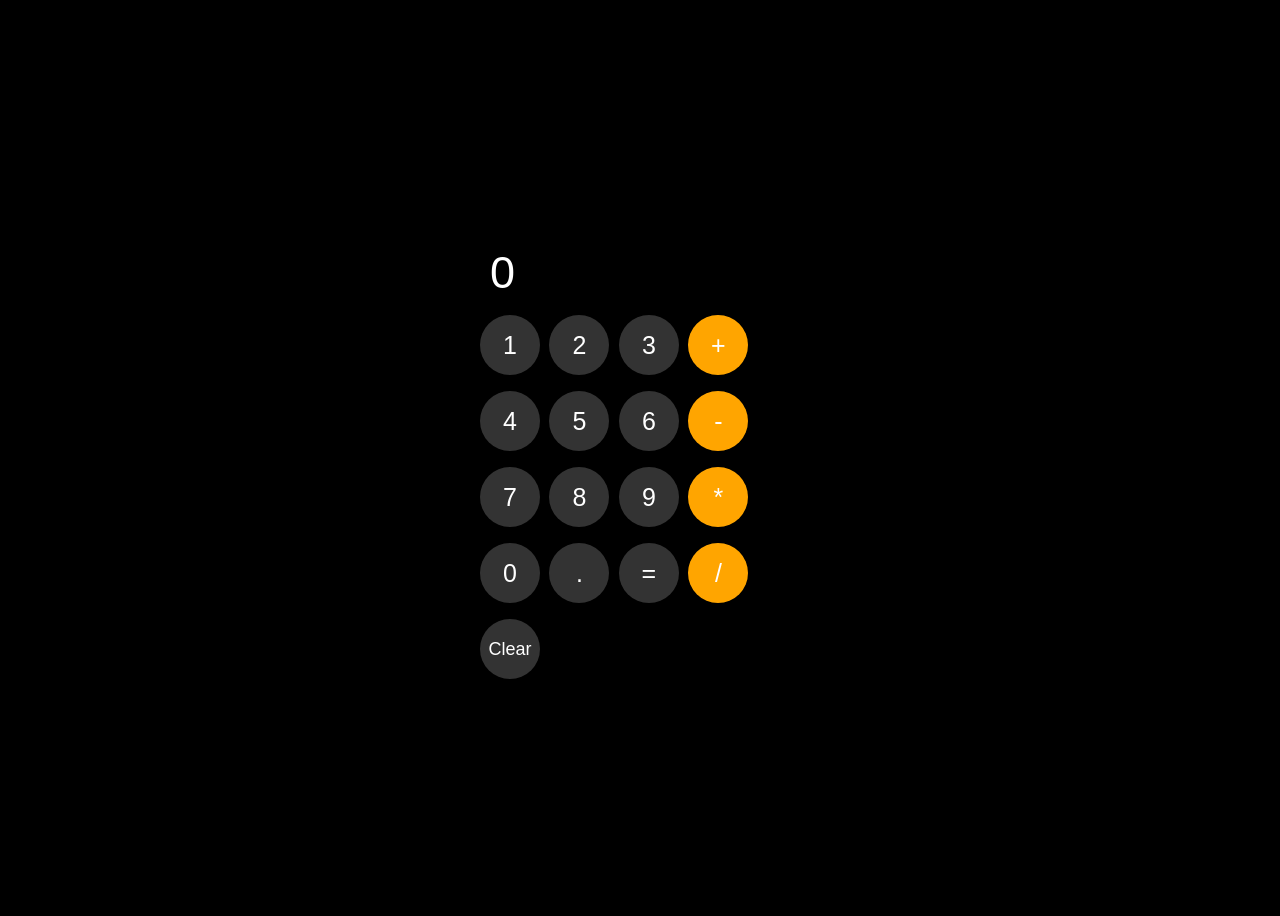
<file: index.html>
<!DOCTYPE html>
<html>
  <head>
    <title>Calculator</title>
    <meta name="viewport" content="width=device-width, initial-scale=1.0">
  </head>
  <body>
    <link rel="stylesheet"
     href="calculator.css">
    <div class="calculator">
      <p class="js-display display-calculation"></p>
      <p>
      <div class="buttons">
          <button class="grey-button"
            onclick="updateCalculation(1);
          ">1</button>
          <button class="grey-button"
          onclick="updateCalculation('2');"
          >2</button>
          <button class="grey-button"
          onclick="updateCalculation('3');"
          >3</button>
          <button class="yellow-button"
          onclick="updateCalculation('+');"
          >+</button>

        </p>
      
        <p>
          <button class="grey-button"
          onclick="updateCalculation('4');"
          >4</button>
          <button class="grey-button"
          onclick="updateCalculation('5');"
          >5</button>
          <button class="grey-button"
          onclick="updateCalculation('6');"
          >6</button>
          <button class="yellow-button"
          onclick="updateCalculation('-');"
          >-</button>

        </p>

        <p>
          <button class="grey-button"
          onclick="updateCalculation('7');"
          >7</button>
          <button class="grey-button"
          onclick="updateCalculation('8');"
          >8</button>
          <button class="grey-button"
          onclick="updateCalculation('9');"
          >9</button>
          <button class="yellow-button"
          onclick="updateCalculation('*');"
          >*</button>
          
        </p>

        <p>
          <button class="grey-button"
          onclick="updateCalculation('0');"
          >0</button>
          <button class="grey-button"
          onclick="updateCalculation('.');"
          >.</button>
          <button class="grey-button"
          onclick="calculation = eval(calculation);
          displayCalculation();
          localStorage.setItem('calculation',(calculation));"
          >=</button>
          <button class="yellow-button"
          onclick="updateCalculation('/');"
          >/</button>

        </p>
      </div>
      <button class="grey-button clear-button"
      onclick="calculation = '';
      displayCalculation();
      localStorage.setItem('calculation',(calculation));"
      >Clear</button>
    </div>
    <script src="calculator.js">
    </script>
  </body>
</html>
</file>
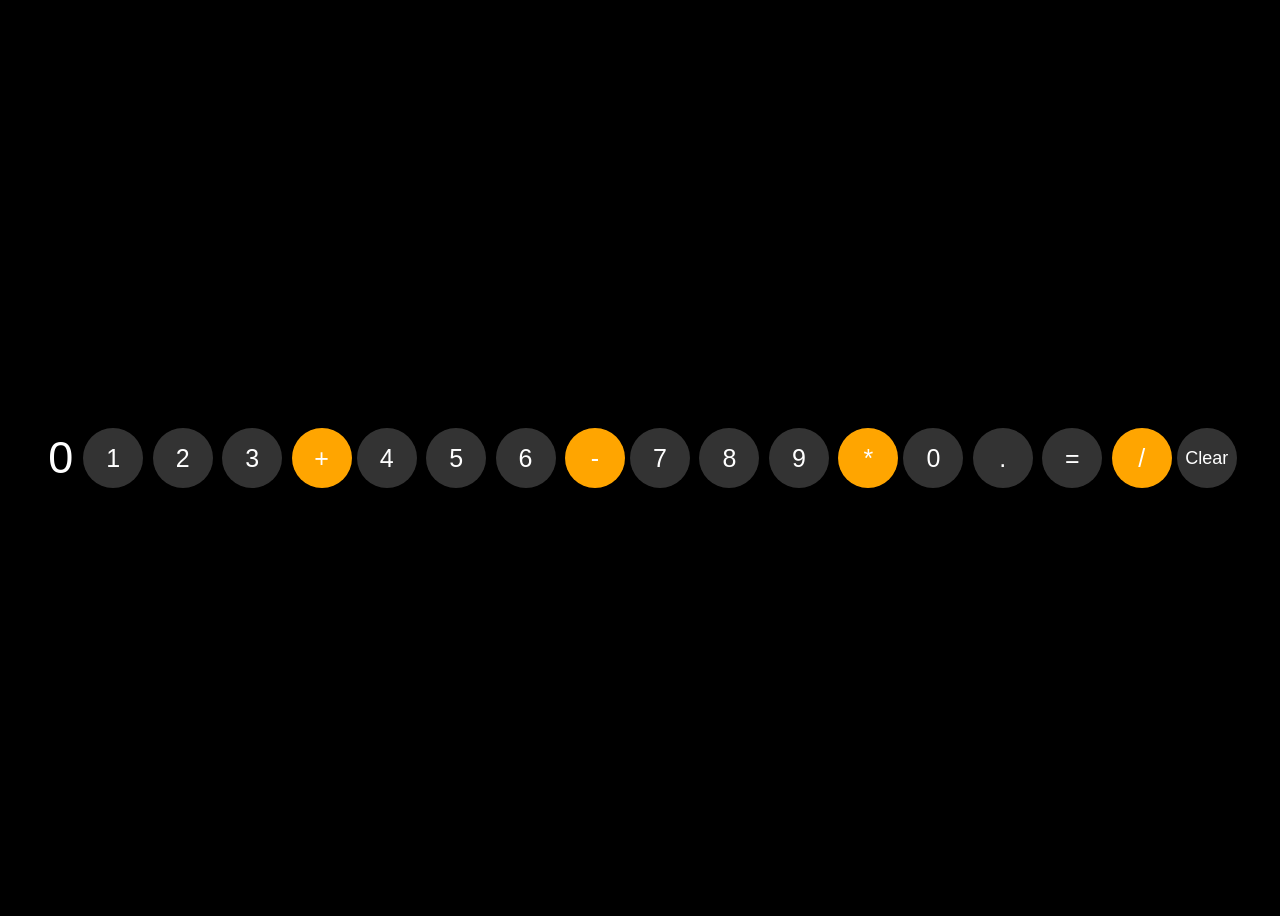
<file: Calculator.html>
<!DOCTYPE html>
<html>
  <head>
    <title>Calculator</title>
  </head>
  <body>
    <link rel="stylesheet"
     href="calculator.css">
    <p class="js-display display-calculation"></p>
    <p>
      <button class="grey-button"
        onclick="updateCalculation(1);
      ">1</button>
      <button class="grey-button"
       onclick="updateCalculation('2');"
      >2</button>
      <button class="grey-button"
       onclick="updateCalculation('3');"
      >3</button>
      <button class="yellow-button"
       onclick="updateCalculation('+');"
      >+</button>

    </p>
  
    <p>
      <button class="grey-button"
       onclick="updateCalculation('4');"
      >4</button>
      <button class="grey-button"
       onclick="updateCalculation('5');"
      >5</button>
      <button class="grey-button"
       onclick="updateCalculation('6');"
      >6</button>
      <button class="yellow-button"
       onclick="updateCalculation('-');"
      >-</button>

    </p>

    <p>
      <button class="grey-button"
       onclick="updateCalculation('7');"
      >7</button>
      <button class="grey-button"
       onclick="updateCalculation('8');"
      >8</button>
      <button class="grey-button"
       onclick="updateCalculation('9');"
      >9</button>
      <button class="yellow-button"
       onclick="updateCalculation('*');"
      >*</button>
      
    </p>

    <p>
      <button class="grey-button"
       onclick="updateCalculation('0');"
      >0</button>
      <button class="grey-button"
       onclick="updateCalculation('.');"
      >.</button>
      <button class="grey-button"
       onclick="calculation = eval(calculation);
       displayCalculation();
       localStorage.setItem('calculation',(calculation));"
      >=</button>
      <button class="yellow-button"
       onclick="updateCalculation('/');"
      >/</button>

    </p>
    <button class="grey-button clear-button"
     onclick="calculation = '';
     displayCalculation();
     localStorage.setItem('calculation',(calculation));"
     >Clear</button>
    
    
    <script src="calculator.js">
    </script>
    

  </body>
</html>
</file>
<file: calculator.css>
body{
  background-color: black;
  color:white;
  font-family:arial;
  display:flex;
  justify-content:center;
  align-items:center;
  
  height:100vh;

}
button{
  height:60px;
  width:60px;
  background-color: transparent;
  color:white;
  border:none;
  margin-right:5px;
  font-size:25px;
  border-radius: 100%;

}
.calculator{
  width:100%;
  max-width:320px;
  margin:auto;
}

.grey-button{
  background-color:rgb(51 51 51);
}
.yellow-button{
  background-color: orange
}
.clear-button{
  font-size:18px;
}
.display-calculation{
  font-size:45px;
  margin: 10px
}
</file>
